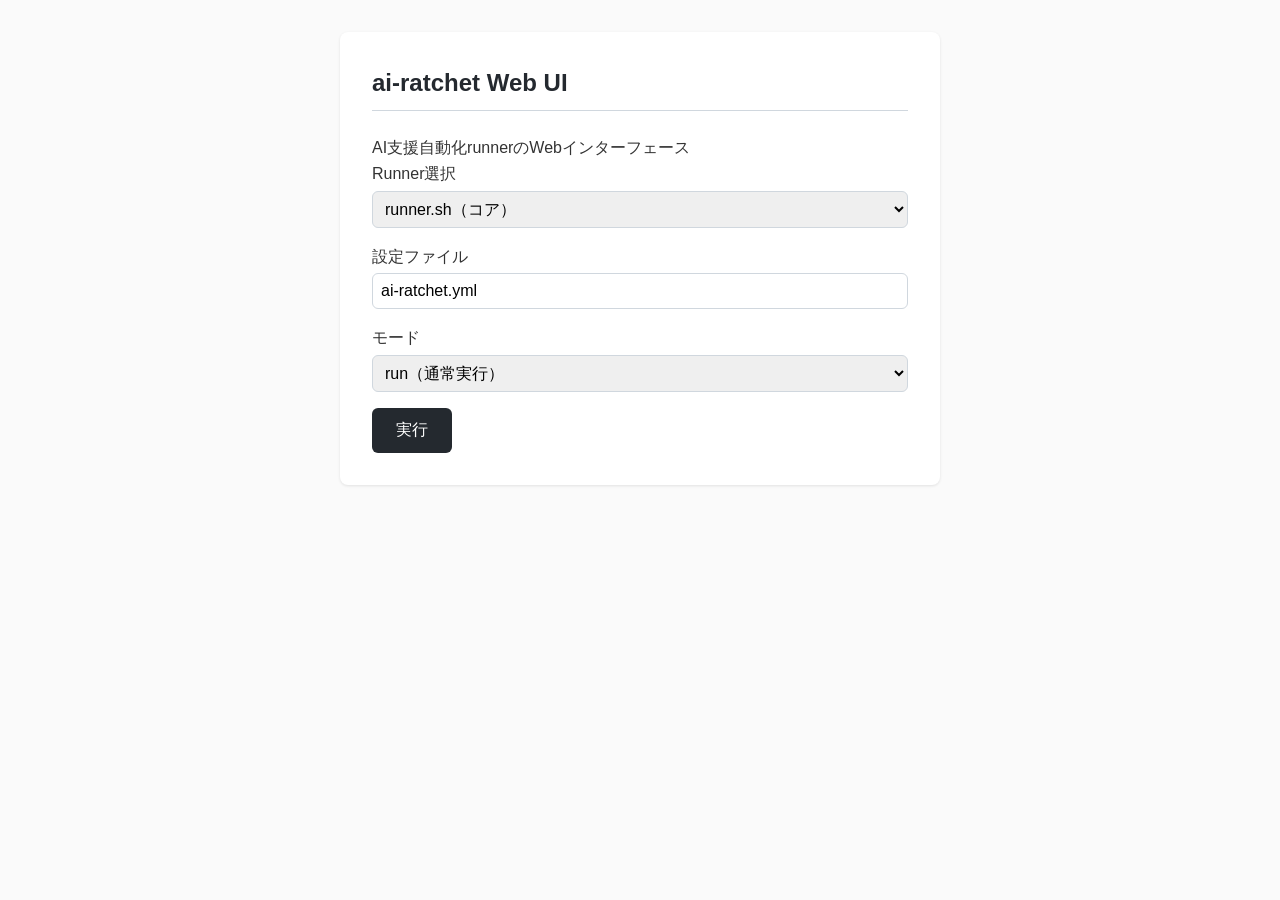
<file: templates/index.html>
<!DOCTYPE html>
<html lang="ja">
<head>
  <meta charset="UTF-8">
  <meta name="viewport" content="width=device-width, initial-scale=1.0">
  <title>ai-ratchet Web UI</title>
  <link rel="stylesheet" href="/static/style.css">
</head>
<body>
  <div class="container">
    <h1>ai-ratchet Web UI</h1>
    <p class="subtitle">AI支援自動化runnerのWebインターフェース</p>
    
    <form id="runForm">
      <div class="form-group">
        <label for="runner">Runner選択</label>
        <select id="runner" name="runner" onchange="updateModes()">
          <option value="core">runner.sh（コア）</option>
          <option value="ai">runner-ai.sh（AIモジュール）</option>
          <option value="ci">runner-ci.sh（CIモジュール）</option>
        </select>
      </div>
      
      <div class="form-group">
        <label for="config">設定ファイル</label>
        <input type="text" id="config" name="config" value="ai-ratchet.yml">
      </div>
      
      <div class="form-group" id="modeGroup">
        <label for="mode">モード</label>
        <select id="mode" name="mode">
          <option value="run">run（通常実行）</option>
          <option value="dry">dry（ドライラン）</option>
        </select>
      </div>
      
      <div class="form-group" id="promptGroup" style="display: none;">
        <label for="prompt">プロンプト / ログファイルパス</label>
        <input type="text" id="prompt" name="prompt" placeholder="タスク内容またはログファイルパス">
      </div>
      
      <button type="submit">実行</button>
    </form>
    
    <div id="result" class="result" style="display: none;">
      <h2>結果</h2>
      <pre id="resultText"></pre>
    </div>
    
    <div id="error" class="error" style="display: none;"></div>
  </div>
  
  <script>
    function updateModes() {
      const runner = document.getElementById('runner').value;
      const modeGroup = document.getElementById('modeGroup');
      const modeSelect = document.getElementById('mode');
      const promptGroup = document.getElementById('promptGroup');
      
      modeSelect.innerHTML = '';
      
      if (runner === 'core') {
        modeGroup.style.display = 'block';
        promptGroup.style.display = 'none';
        modeSelect.add(new Option('run（通常実行）', 'run'));
        modeSelect.add(new Option('dry（ドライラン）', 'dry'));
      } else if (runner === 'ai') {
        modeGroup.style.display = 'none';
        promptGroup.style.display = 'block';
      } else if (runner === 'ci') {
        modeGroup.style.display = 'block';
        promptGroup.style.display = 'none';
        modeSelect.add(new Option('通常実行', ''));
        modeSelect.add(new Option('JSON出力', 'json'));
        modeSelect.add(new Option('詳細出力', '--verbose'));
      }
    }
    
    document.getElementById('runForm').addEventListener('submit', async (e) => {
      e.preventDefault();
      
      const formData = new FormData(e.target);
      const resultDiv = document.getElementById('result');
      const errorDiv = document.getElementById('error');
      const resultText = document.getElementById('resultText');
      
      resultDiv.style.display = 'none';
      errorDiv.style.display = 'none';
      
      const runner = formData.get('runner');
      const mode = formData.get('mode') || '';
      const prompt = formData.get('prompt') || '';
      
      try {
        const response = await fetch('/run', {
          method: 'POST',
          body: formData
        });
        
        const data = await response.json();
        
        if (data.error) {
          errorDiv.textContent = data.error;
          errorDiv.style.display = 'block';
        } else {
          resultText.textContent = data.output || '実行完了';
          resultDiv.style.display = 'block';
        }
      } catch (err) {
        errorDiv.textContent = '通信エラーが発生しました';
        errorDiv.style.display = 'block';
      }
    });
  </script>
</body>
</html>
</file>
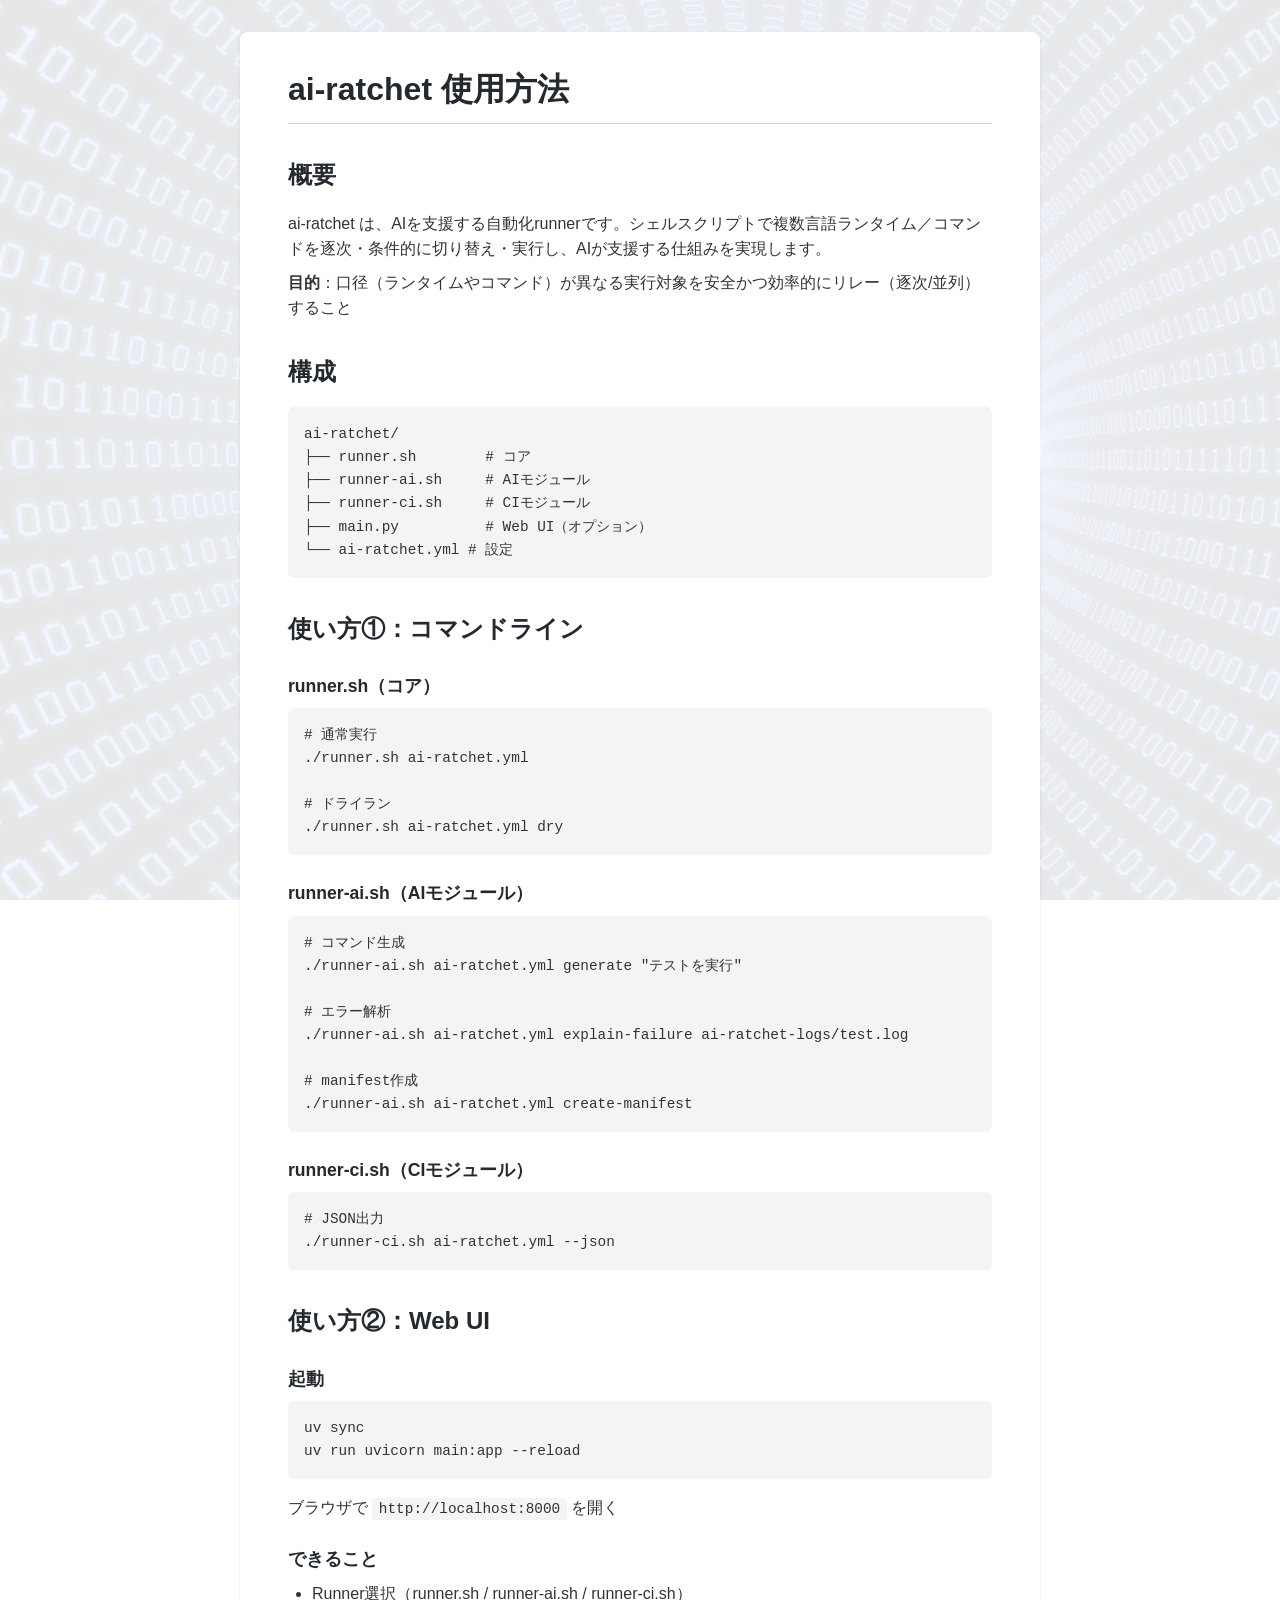
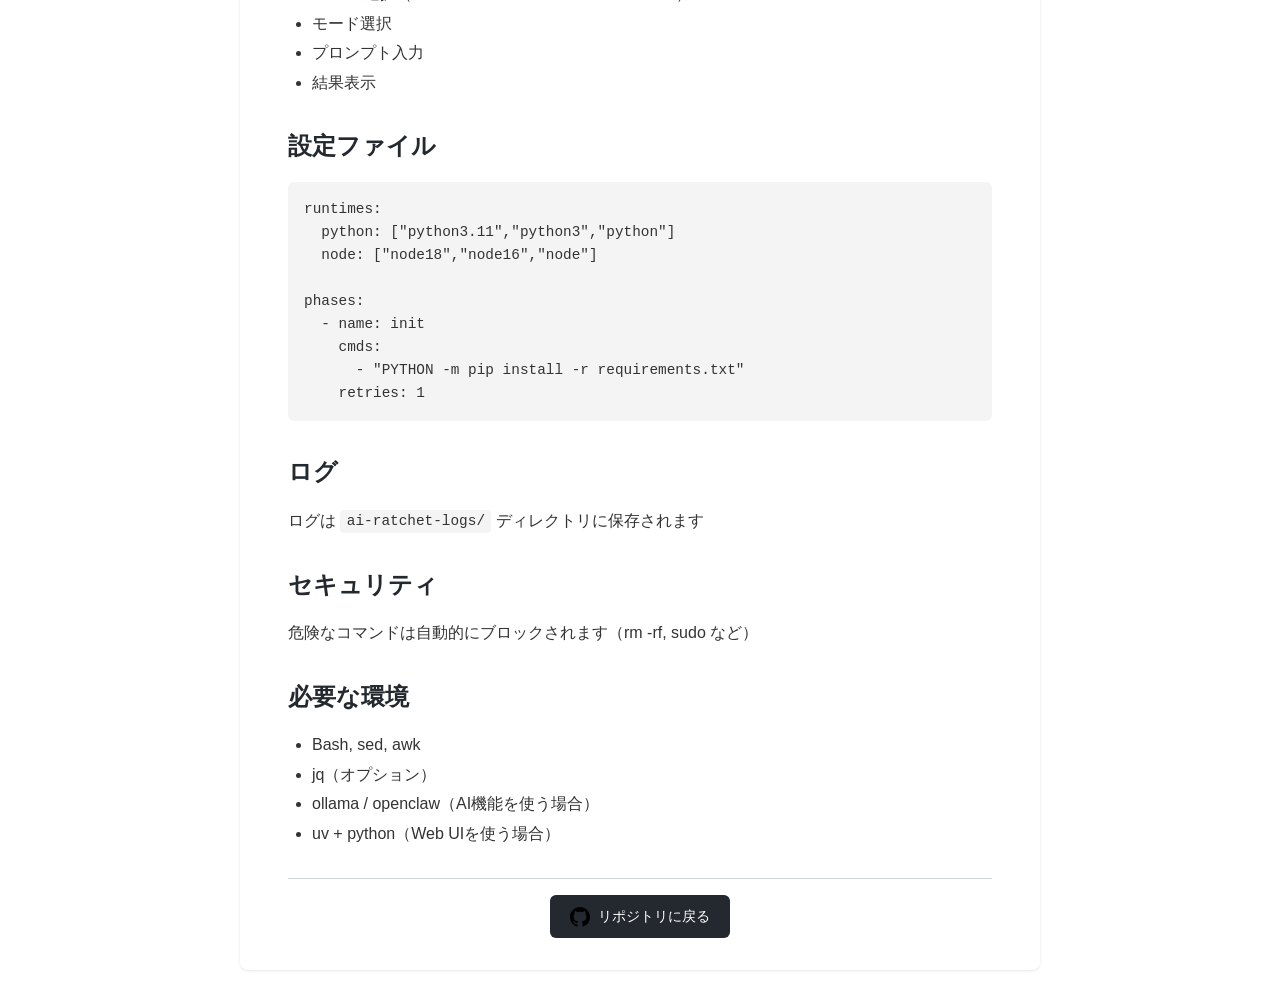
<file: docs/USAGE.html>
<!DOCTYPE html>
<html lang="ja">
<head>
  <meta charset="UTF-8">
  <meta name="viewport" content="width=device-width, initial-scale=1.0">
  <title>ai-ratchet 使用方法</title>
  <link rel="stylesheet" href="style.css">
</head>
<body>
  <div class="container">
    <h1>ai-ratchet 使用方法</h1>

    <section>
      <h2>概要</h2>
      <p>ai-ratchet は、AIを支援する自動化runnerです。シェルスクリプトで複数言語ランタイム／コマンドを逐次・条件的に切り替え・実行し、AIが支援する仕組みを実現します。</p>
      <p><strong>目的</strong>：口径（ランタイムやコマンド）が異なる実行対象を安全かつ効率的にリレー（逐次/並列）すること</p>
    </section>

    <section>
      <h2>構成</h2>
      <pre><code>ai-ratchet/
├── runner.sh        # コア
├── runner-ai.sh     # AIモジュール
├── runner-ci.sh     # CIモジュール
├── main.py          # Web UI（オプション）
└── ai-ratchet.yml # 設定</code></pre>
    </section>

    <section>
      <h2>使い方①：コマンドライン</h2>
      
      <h3>runner.sh（コア）</h3>
      <pre><code># 通常実行
./runner.sh ai-ratchet.yml

# ドライラン
./runner.sh ai-ratchet.yml dry</code></pre>

      <h3>runner-ai.sh（AIモジュール）</h3>
      <pre><code># コマンド生成
./runner-ai.sh ai-ratchet.yml generate "テストを実行"

# エラー解析
./runner-ai.sh ai-ratchet.yml explain-failure ai-ratchet-logs/test.log

# manifest作成
./runner-ai.sh ai-ratchet.yml create-manifest</code></pre>

      <h3>runner-ci.sh（CIモジュール）</h3>
      <pre><code># JSON出力
./runner-ci.sh ai-ratchet.yml --json</code></pre>
    </section>

    <section>
      <h2>使い方②：Web UI</h2>
      
      <h3>起動</h3>
      <pre><code>uv sync
uv run uvicorn main:app --reload</code></pre>
      <p>ブラウザで <code>http://localhost:8000</code> を開く</p>

      <h3>できること</h3>
      <ul>
        <li>Runner選択（runner.sh / runner-ai.sh / runner-ci.sh）</li>
        <li>モード選択</li>
        <li>プロンプト入力</li>
        <li>結果表示</li>
      </ul>
    </section>

    <section>
      <h2>設定ファイル</h2>
      <pre><code>runtimes:
  python: ["python3.11","python3","python"]
  node: ["node18","node16","node"]

phases:
  - name: init
    cmds:
      - "PYTHON -m pip install -r requirements.txt"
    retries: 1</code></pre>
    </section>

    <section>
      <h2>ログ</h2>
      <p>ログは <code>ai-ratchet-logs/</code> ディレクトリに保存されます</p>
    </section>

    <section>
      <h2>セキュリティ</h2>
      <p>危険なコマンドは自動的にブロックされます（rm -rf, sudo など）</p>
    </section>

    <section>
      <h2>必要な環境</h2>
      <ul>
        <li>Bash, sed, awk</li>
        <li>jq（オプション）</li>
        <li>ollama / openclaw（AI機能を使う場合）</li>
        <li>uv + python（Web UIを使う場合）</li>
      </ul>
    </section>

    <div class="back-link">
      <a href="https://github.com/watanabe3tipapa/ai-ratchet-pe">
        <svg height="20" viewBox="0 0 16 16" version="1.1" width="20" aria-hidden="true">
          <path fill-rule="evenodd" d="M8 0C3.58 0 0 3.58 0 8c0 3.54 2.29 6.53 5.47 7.59.4.07.55-.17.55-.38 0-.19-.01-.82-.01-1.49-2.01.37-2.53-.49-2.69-.94-.09-.23-.48-.94-.82-1.13-.28-.15-.68-.52-.01-.53.63-.01 1.08.58 1.23.82.72 1.21 1.87.87 2.33.66.07-.52.28-.87.51-1.07-1.78-.2-3.64-.89-3.64-3.95 0-.87.31-1.59.82-2.15-.08-.2-.36-1.02.08-2.12 0 0 .67-.21 2.2.82.64-.18 1.32-.27 2-.27.68 0 1.36.09 2 .27 1.53-1.04 2.2-.82 2.2-.82.44 1.1.16 1.92.08 2.12.51.56.82 1.27.82 2.15 0 3.07-1.87 3.75-3.65 3.95.29.25.54.73.54 1.48 0 1.07-.01 1.93-.01 2.2 0 .21.15.46.55.38A8.013 8.013 0 0016 8c0-4.42-3.58-8-8-8z"></path>
        </svg>
        リポジトリに戻る
      </a>
    </div>
  </div>
</body>
</html>
</file>
<file: static/style.css>
:root {
  --bg-color: #fafafa;
  --text-color: #333;
  --code-bg: #f4f4f4;
  --link-color: #0969da;
  --header-color: #24292f;
  --border-color: #d0d7de;
}

* {
  box-sizing: border-box;
  margin: 0;
  padding: 0;
}

body {
  font-family: -apple-system, BlinkMacSystemFont, "Segoe UI", Helvetica, Arial, sans-serif;
  line-height: 1.6;
  color: var(--text-color);
  background: var(--bg-color);
  padding: 2rem;
}

.container {
  max-width: 600px;
  margin: 0 auto;
  background: white;
  padding: 2rem;
  border-radius: 8px;
  box-shadow: 0 1px 3px rgba(0,0,0,0.1);
}

h1 {
  color: var(--header-color);
  font-size: 1.5rem;
  margin-bottom: 1.5rem;
  padding-bottom: 0.5rem;
  border-bottom: 1px solid var(--border-color);
}

h2 {
  color: var(--header-color);
  font-size: 1.1rem;
  margin: 1rem 0 0.5rem;
}

.form-group {
  margin-bottom: 1rem;
}

label {
  display: block;
  margin-bottom: 0.25rem;
  font-weight: 500;
}

input, select {
  width: 100%;
  padding: 0.5rem;
  border: 1px solid var(--border-color);
  border-radius: 6px;
  font-size: 1rem;
}

button {
  background: #24292f;
  color: white;
  border: none;
  padding: 0.75rem 1.5rem;
  border-radius: 6px;
  font-size: 1rem;
  cursor: pointer;
}

button:hover {
  background: #444c56;
}

.result {
  margin-top: 1.5rem;
  padding: 1rem;
  background: var(--code-bg);
  border-radius: 6px;
}

.result pre {
  white-space: pre-wrap;
  word-wrap: break-word;
}

.error {
  margin-top: 1rem;
  padding: 1rem;
  background: #ffeef0;
  color: #cf222e;
  border-radius: 6px;
}
</file>
<file: docs/style.css>
:root {
  --bg-color: #fafafa;
  --text-color: #333;
  --code-bg: #f4f4f4;
  --link-color: #0969da;
  --header-color: #24292f;
  --border-color: #d0d7de;
}

* {
  box-sizing: border-box;
  margin: 0;
  padding: 0;
}

body {
  font-family: -apple-system, BlinkMacSystemFont, "Segoe UI", Helvetica, Arial, sans-serif;
  line-height: 1.6;
  color: var(--text-color);
  background: 
    linear-gradient(rgba(255,255,255,0.9), rgba(255,255,255,0.9)),
    url('bg-main.jpg');
  background-size: cover;
  background-attachment: fixed;
  padding: 2rem;
}

.container {
  max-width: 800px;
  margin: 0 auto;
  background: white;
  padding: 2rem 3rem;
  border-radius: 8px;
  box-shadow: 0 1px 3px rgba(0,0,0,0.1);
}

h1 {
  color: var(--header-color);
  font-size: 2rem;
  margin-bottom: 1.5rem;
  padding-bottom: 0.5rem;
  border-bottom: 1px solid var(--border-color);
}

h2 {
  color: var(--header-color);
  font-size: 1.5rem;
  margin: 2rem 0 1rem;
}

h3 {
  color: var(--header-color);
  font-size: 1.1rem;
  margin: 1.5rem 0 0.5rem;
}

p {
  margin: 0.5rem 0;
}

a {
  color: var(--link-color);
  text-decoration: none;
}

a:hover {
  text-decoration: underline;
}

code {
  background: var(--code-bg);
  padding: 0.2rem 0.4rem;
  border-radius: 4px;
  font-size: 0.9em;
  font-family: ui-monospace, SFMono-Regular, SF Mono, Menlo, Consolas, monospace;
}

pre {
  background: var(--code-bg);
  padding: 1rem;
  border-radius: 6px;
  overflow-x: auto;
  margin: 0.5rem 0 1rem;
}

pre code {
  background: none;
  padding: 0;
}

ul, ol {
  margin: 0.5rem 0 1rem 1.5rem;
}

li {
  margin: 0.25rem 0;
}

section {
  margin-bottom: 1rem;
}

.back-link {
  margin-top: 2rem;
  padding-top: 1rem;
  border-top: 1px solid var(--border-color);
  text-align: center;
}

.back-link a {
  display: inline-flex;
  align-items: center;
  gap: 8px;
  padding: 10px 20px;
  background: #24292f;
  color: white;
  border-radius: 6px;
  font-size: 14px;
}

.back-link a:hover {
  background: #444c56;
  text-decoration: none;
}

@media (max-width: 600px) {
  body {
    padding: 1rem;
  }
  .container {
    padding: 1.5rem;
  }
}
</file>
